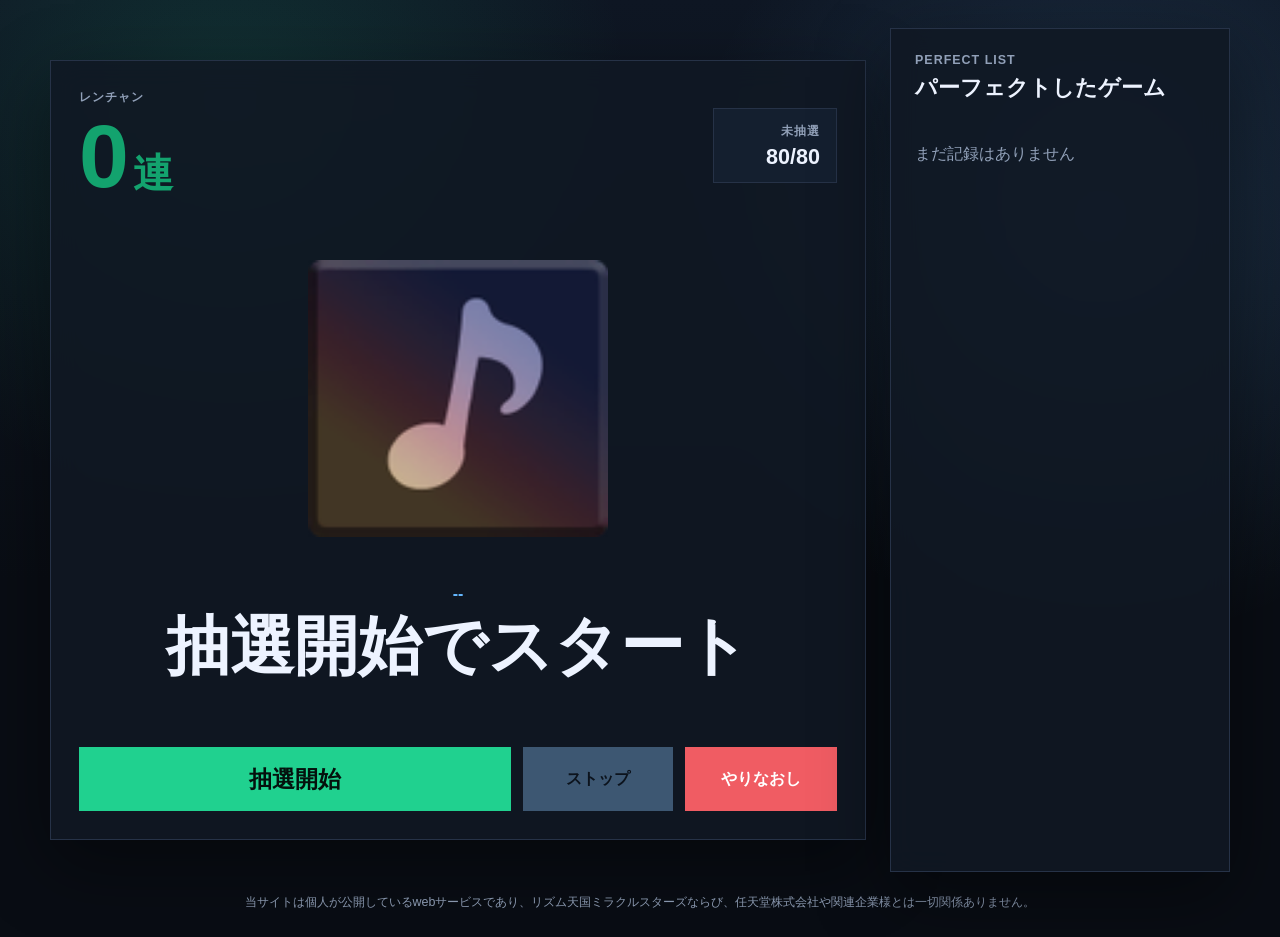
<file: index.html>
<!doctype html>
<html lang="ja">
  <head>
    <meta charset="utf-8" />
    <meta name="viewport" content="width=device-width, initial-scale=1" />
    <title>リズム天国ミラクルスターズ ランダムパーフェクトチャレンジ</title>
    <link rel="icon" type="image/png" href="./favicon.png">
    <link rel="stylesheet" href="./styles.css" />
  </head>
  <body>
    <main class="app-shell">
      <section class="play-area" aria-label="リズムゲーム抽選">
        <div class="status-bar">
          <div>
            <p class="label">レンチャン</p>
            <p class="streak"><span id="streakCount">0</span><span>連</span></p>
          </div>
          <div class="pool-meter" aria-live="polite">
            <p class="label" id="poolLabel">未抽選</p>
            <p class="pool-count"><span id="poolCount">80</span><span>/80</span></p>
          </div>
        </div>

        <div class="game-stage" id="gameStage">
          <div class="image-frame">
            <img id="gameImage" alt="" title="表/裏モード切り替え" />
            <div class="placeholder" id="placeholder">READY</div>
          </div>
          <p class="stage-code" id="stageCode">--</p>
          <h1 class="game-name" id="gameName">抽選開始でスタート</h1>
        </div>

        <div class="controls">
          <button class="primary-button" id="mainButton" type="button">抽選開始</button>
          <button class="stop-button" id="stopButton" type="button" disabled>ストップ</button>
          <button class="reset-button" id="resetButton" type="button">やりなおし</button>
        </div>
      </section>

      <aside class="history-panel" aria-label="パーフェクト履歴">
        <div class="history-header">
          <p class="label">PERFECT LIST</p>
          <h2>パーフェクトしたゲーム</h2>
        </div>
        <ol class="history-list" id="historyList"></ol>
        <p class="empty-history" id="emptyHistory">まだ記録はありません</p>
      </aside>
    </main>

    <!-- 免責事項をサイト最下部に表示します。 -->
    <footer class="site-footer">
      当サイトは個人が公開しているwebサービスであり、リズム天国ミラクルスターズならび、任天堂株式会社や関連企業様とは一切関係ありません。
    </footer>

    <script src="./app.js"></script>
  </body>
</html>
</file>
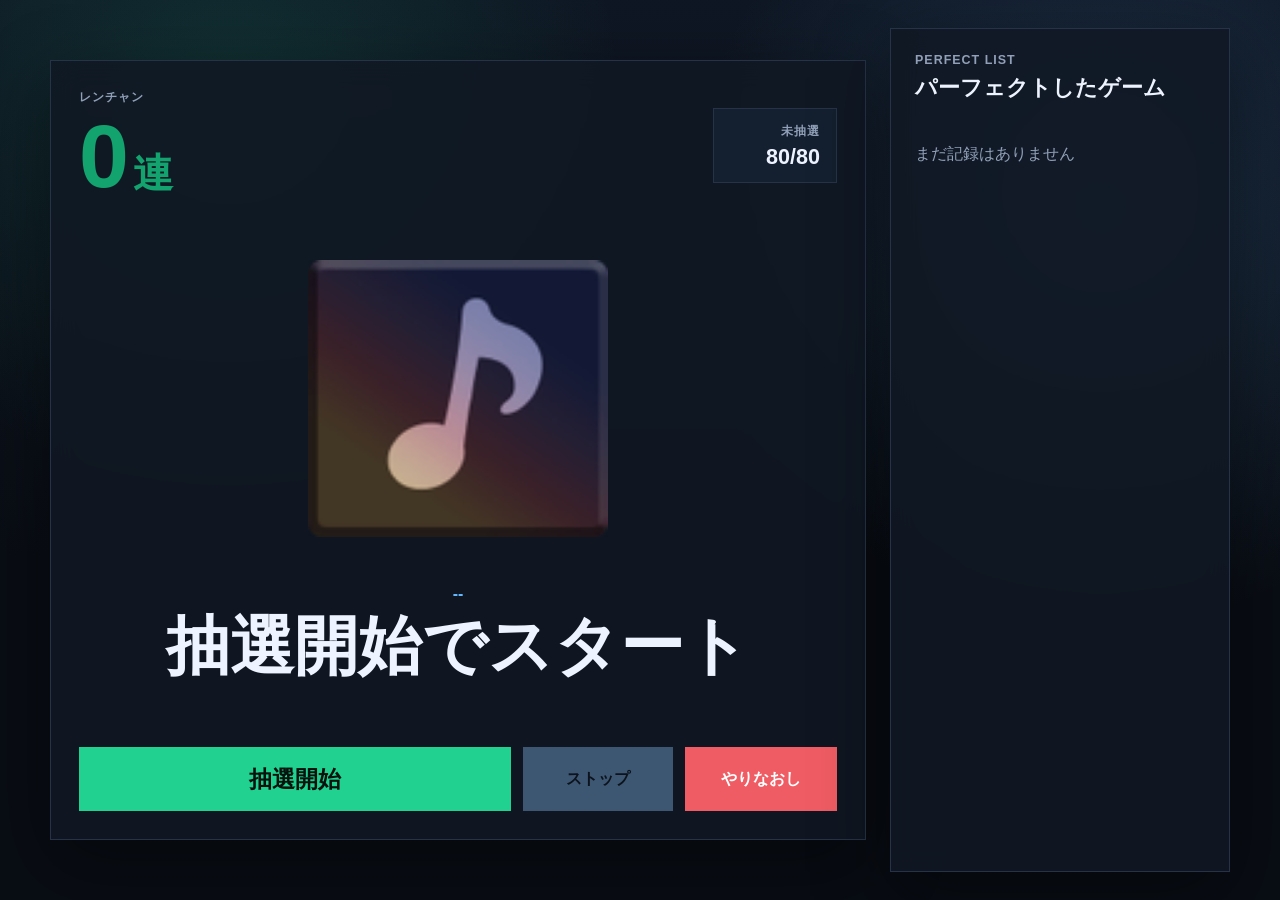
<file: ilb/index.html>
<!doctype html>
<html lang="ja">
  <head>
    <meta charset="utf-8" />
    <meta name="viewport" content="width=device-width, initial-scale=1" />
    <title>Rhythm Heaven Groove Renshan</title>
    <link rel="stylesheet" href="./styles.css" />
  </head>
  <body>
    <main class="app-shell">
      <section class="play-area" aria-label="リズムゲーム抽選">
        <div class="status-bar">
          <div>
            <p class="label">レンチャン</p>
            <p class="streak"><span id="streakCount">0</span><span>連</span></p>
          </div>
          <div class="pool-meter" aria-live="polite">
            <p class="label" id="poolLabel">未抽選</p>
            <p class="pool-count"><span id="poolCount">80</span><span>/80</span></p>
          </div>
        </div>

        <div class="game-stage" id="gameStage">
          <div class="image-frame">
            <img id="gameImage" alt="" title="表/裏モード切り替え" />
            <div class="placeholder" id="placeholder">READY</div>
          </div>
          <p class="stage-code" id="stageCode">--</p>
          <h1 class="game-name" id="gameName">抽選開始でスタート</h1>
        </div>

        <div class="controls">
          <button class="primary-button" id="mainButton" type="button">抽選開始</button>
          <button class="stop-button" id="stopButton" type="button" disabled>ストップ</button>
          <button class="reset-button" id="resetButton" type="button">やりなおし</button>
        </div>
      </section>

      <aside class="history-panel" aria-label="パーフェクト履歴">
        <div class="history-header">
          <p class="label">PERFECT LIST</p>
          <h2>パーフェクトしたゲーム</h2>
        </div>
        <ol class="history-list" id="historyList"></ol>
        <p class="empty-history" id="emptyHistory">まだ記録はありません</p>
      </aside>
    </main>

    <script src="./app.js"></script>
  </body>
</html>
</file>
<file: styles.css>
:root {
  --bg: #090d14;
  --ink: #edf3ff;
  --muted: #91a0b8;
  --panel: #111824;
  --panel-strong: #172233;
  --line: #263247;
  --green: #20d18f;
  --green-dark: #13a36e;
  --red: #f05c63;
  --yellow: #ffd84d;
  --blue: #65b8ff;
  --shadow: 0 24px 70px rgba(0, 0, 0, 0.42);
}

* {
  box-sizing: border-box;
}

body {
  margin: 0;
  min-height: 100vh;
  overflow-x: hidden;
  color: var(--ink);
  background:
    radial-gradient(circle at 18% 12%, rgba(32, 209, 143, 0.14), transparent 30%),
    radial-gradient(circle at 86% 24%, rgba(101, 184, 255, 0.16), transparent 32%),
    linear-gradient(180deg, #0f1724 0%, #090d14 62%),
    var(--bg);
  font-family:
    "Inter", "Hiragino Sans", "Yu Gothic UI", "Yu Gothic", Meiryo, sans-serif;
}

button {
  font: inherit;
}

.app-shell {
  width: min(1180px, calc(100% - 32px));
  min-height: 100vh;
  margin: 0 auto;
  display: grid;
  grid-template-columns: minmax(0, 1fr) 340px;
  gap: 24px;
  align-items: center;
  padding: 28px 0;
}

.play-area,
.history-panel {
  background: rgba(17, 24, 36, 0.88);
  border: 1px solid var(--line);
  box-shadow: var(--shadow);
  backdrop-filter: blur(14px);
}

.play-area {
  min-height: min(780px, calc(100vh - 56px));
  display: grid;
  grid-template-rows: auto 1fr auto;
  gap: 24px;
  padding: 28px;
}

.status-bar {
  display: flex;
  justify-content: space-between;
  gap: 16px;
  align-items: center;
}

.label {
  margin: 0 0 6px;
  color: var(--muted);
  font-size: 0.78rem;
  font-weight: 800;
  letter-spacing: 0.08em;
}

.streak,
.pool-count {
  margin: 0;
  line-height: 1;
  font-weight: 900;
}

.streak {
  font-size: clamp(2.5rem, 7vw, 5.8rem);
  color: var(--green-dark);
}

.streak.failed {
  color: var(--yellow);
}

.streak span:last-child {
  margin-left: 4px;
  font-size: 0.45em;
}

.pool-meter {
  min-width: 124px;
  padding: 14px 16px;
  border: 1px solid var(--line);
  background: rgba(23, 34, 51, 0.78);
  text-align: right;
}

.pool-count {
  font-size: 1.35rem;
}

.game-stage {
  display: flex;
  min-height: 0;
  flex-direction: column;
  align-items: center;
  justify-content: center;
  text-align: center;
}

.image-frame {
  position: relative;
  width: min(40vh, 300px);
  max-width: 82vw;
  aspect-ratio: 1 / 1;
  display: grid;
  place-items: center;
  background: transparent;
}

.image-frame.mode-ready {
  cursor: pointer;
}

.image-frame img {
  width: 100%;
  height: 100%;
  object-fit: contain;
  image-rendering: auto;
}

.placeholder {
  position: absolute;
  inset: 0;
  display: grid;
  place-items: center;
  color: rgba(237, 243, 255, 0.16);
  font-size: clamp(2.7rem, 9vw, 6.5rem);
  font-weight: 950;
}

.placeholder.hidden {
  display: none;
}

.stage-code {
  margin: 36px 0 8px;
  color: var(--blue);
  font-size: 1rem;
  font-weight: 900;
}

.game-name {
  width: 100%;
  min-height: 1.4em;
  margin: 0;
  font-size: clamp(1.9rem, 5vw, 4.6rem);
  line-height: 1.12;
  font-weight: 950;
  overflow-wrap: anywhere;
}

.game-stage.spinning .image-frame {
  filter: drop-shadow(0 0 28px rgba(32, 209, 143, 0.22));
}

.controls {
  display: grid;
  grid-template-columns: minmax(0, 1fr) 150px 152px;
  gap: 12px;
  align-items: stretch;
}

.primary-button,
.stop-button,
.reset-button {
  min-height: 64px;
  border: 0;
  cursor: pointer;
  font-weight: 900;
  transition:
    transform 120ms ease,
    filter 120ms ease,
    background-color 120ms ease;
}

.primary-button {
  color: #04110d;
  background: var(--green);
  font-size: 1.45rem;
}

.primary-button.perfect {
  color: #1b2630;
  background: var(--yellow);
}

.stop-button {
  color: #07111c;
  background: var(--blue);
}

.reset-button {
  color: #fff;
  background: var(--red);
}

.primary-button:hover,
.stop-button:hover,
.reset-button:hover {
  filter: brightness(0.96);
  transform: translateY(-1px);
}

.primary-button:disabled,
.stop-button:disabled,
.reset-button:disabled {
  cursor: wait;
  filter: saturate(0.65);
  transform: none;
}

.stop-button:disabled {
  cursor: not-allowed;
  opacity: 0.42;
}

.history-panel {
  max-height: calc(100vh - 56px);
  align-self: stretch;
  display: flex;
  flex-direction: column;
  padding: 24px;
  overflow: hidden;
}

.history-header h2 {
  margin: 0;
  font-size: 1.35rem;
}

.history-list {
  margin: 20px 0 0;
  padding: 0;
  list-style: none;
  overflow: auto;
}

.history-list li {
  display: grid;
  grid-template-columns: 42px 1fr 52px;
  gap: 12px;
  align-items: center;
  padding: 12px 0;
  border-top: 1px solid var(--line);
}

.history-index {
  width: 34px;
  height: 34px;
  display: grid;
  place-items: center;
  color: #fff;
  background: var(--green-dark);
  font-weight: 900;
}

.history-index.ng {
  background: var(--red);
  font-size: 0.82rem;
}

.history-game {
  min-width: 0;
}

.history-game strong {
  display: block;
  font-size: 0.98rem;
  overflow-wrap: anywhere;
}

.history-game span {
  display: block;
  margin-top: 3px;
  color: var(--muted);
  font-size: 0.82rem;
  font-weight: 700;
}

.history-icon {
  width: 52px;
  height: 52px;
  object-fit: contain;
  justify-self: end;
}

.empty-history {
  margin: 22px 0 0;
  color: var(--muted);
}

/* サイト最下部の免責文を、主要画面より控えめに表示する */
.site-footer {
  width: min(1180px, calc(100% - 32px));
  margin: -8px auto 24px;
  color: var(--muted);
  font-size: 0.78rem;
  line-height: 1.7;
  text-align: center;
}

@media (max-width: 860px) {
  .app-shell {
    width: min(100% - 24px, 720px);
    grid-template-columns: 1fr;
    align-items: start;
    gap: 14px;
    padding: 12px 0 24px;
  }

  .play-area {
    min-height: auto;
    gap: 18px;
  }

  .history-panel {
    max-height: none;
  }

  .site-footer {
    width: min(100% - 24px, 720px);
    margin-top: 0;
  }

  .image-frame {
    width: min(54vw, 280px);
  }

  .stage-code {
    margin-top: 22px;
  }

  .controls {
    grid-template-columns: 1fr 128px 132px;
  }
}

@media (max-width: 520px) {
  .app-shell {
    width: min(100% - 16px, 1180px);
    padding: 10px 0;
  }

  .play-area,
  .history-panel {
    padding: 16px;
  }

  .status-bar {
    gap: 10px;
    align-items: stretch;
  }

  .pool-meter {
    min-width: 104px;
    padding: 12px;
  }

  .streak {
    font-size: clamp(2.7rem, 17vw, 4.2rem);
  }

  .pool-count {
    font-size: 1.15rem;
  }

  .image-frame {
    width: min(64vw, 230px);
  }

  .stage-code {
    margin: 18px 0 6px;
    font-size: 0.9rem;
  }

  .game-name {
    min-height: 2.35em;
    font-size: clamp(1.75rem, 10vw, 3rem);
    line-height: 1.08;
  }

  .controls {
    grid-template-columns: 1fr 1fr;
    gap: 10px;
  }

  .primary-button {
    grid-column: 1 / -1;
    font-size: 1.25rem;
  }

  .primary-button,
  .stop-button,
  .reset-button {
    min-height: 56px;
  }

  .history-header h2 {
    font-size: 1.15rem;
  }

  .history-list {
    margin-top: 14px;
  }

  .history-list li {
    grid-template-columns: 36px minmax(0, 1fr) 42px;
    gap: 8px;
    padding: 10px 0;
  }

  .history-index {
    width: 30px;
    height: 30px;
    font-size: 0.86rem;
  }

  .history-game strong {
    font-size: 0.92rem;
  }

  .history-game span {
    font-size: 0.76rem;
  }

  .history-icon {
    width: 42px;
    height: 42px;
  }

  .site-footer {
    width: min(100% - 16px, 1180px);
    font-size: 0.72rem;
  }
}

@media (max-width: 360px) {
  .play-area,
  .history-panel {
    padding: 12px;
  }

  .status-bar {
    flex-direction: column;
  }

  .pool-meter {
    text-align: left;
  }

  .image-frame {
    width: min(70vw, 210px);
  }

  .game-name {
    font-size: clamp(1.55rem, 11vw, 2.4rem);
  }
}
</file>
<file: ilb/styles.css>
:root {
  --bg: #090d14;
  --ink: #edf3ff;
  --muted: #91a0b8;
  --panel: #111824;
  --panel-strong: #172233;
  --line: #263247;
  --green: #20d18f;
  --green-dark: #13a36e;
  --red: #f05c63;
  --yellow: #ffd84d;
  --blue: #65b8ff;
  --shadow: 0 24px 70px rgba(0, 0, 0, 0.42);
}

* {
  box-sizing: border-box;
}

body {
  margin: 0;
  min-height: 100vh;
  overflow-x: hidden;
  color: var(--ink);
  background:
    radial-gradient(circle at 18% 12%, rgba(32, 209, 143, 0.14), transparent 30%),
    radial-gradient(circle at 86% 24%, rgba(101, 184, 255, 0.16), transparent 32%),
    linear-gradient(180deg, #0f1724 0%, #090d14 62%),
    var(--bg);
  font-family:
    "Inter", "Hiragino Sans", "Yu Gothic UI", "Yu Gothic", Meiryo, sans-serif;
}

button {
  font: inherit;
}

.app-shell {
  width: min(1180px, calc(100% - 32px));
  min-height: 100vh;
  margin: 0 auto;
  display: grid;
  grid-template-columns: minmax(0, 1fr) 340px;
  gap: 24px;
  align-items: center;
  padding: 28px 0;
}

.play-area,
.history-panel {
  background: rgba(17, 24, 36, 0.88);
  border: 1px solid var(--line);
  box-shadow: var(--shadow);
  backdrop-filter: blur(14px);
}

.play-area {
  min-height: min(780px, calc(100vh - 56px));
  display: grid;
  grid-template-rows: auto 1fr auto;
  gap: 24px;
  padding: 28px;
}

.status-bar {
  display: flex;
  justify-content: space-between;
  gap: 16px;
  align-items: center;
}

.label {
  margin: 0 0 6px;
  color: var(--muted);
  font-size: 0.78rem;
  font-weight: 800;
  letter-spacing: 0.08em;
}

.streak,
.pool-count {
  margin: 0;
  line-height: 1;
  font-weight: 900;
}

.streak {
  font-size: clamp(2.5rem, 7vw, 5.8rem);
  color: var(--green-dark);
}

.streak.failed {
  color: var(--yellow);
}

.streak span:last-child {
  margin-left: 4px;
  font-size: 0.45em;
}

.pool-meter {
  min-width: 124px;
  padding: 14px 16px;
  border: 1px solid var(--line);
  background: rgba(23, 34, 51, 0.78);
  text-align: right;
}

.pool-count {
  font-size: 1.35rem;
}

.game-stage {
  display: flex;
  min-height: 0;
  flex-direction: column;
  align-items: center;
  justify-content: center;
  text-align: center;
}

.image-frame {
  position: relative;
  width: min(40vh, 300px);
  max-width: 82vw;
  aspect-ratio: 1 / 1;
  display: grid;
  place-items: center;
  background: transparent;
}

.image-frame.mode-ready {
  cursor: pointer;
}

.image-frame img {
  width: 100%;
  height: 100%;
  object-fit: contain;
  image-rendering: auto;
}

.placeholder {
  position: absolute;
  inset: 0;
  display: grid;
  place-items: center;
  color: rgba(237, 243, 255, 0.16);
  font-size: clamp(2.7rem, 9vw, 6.5rem);
  font-weight: 950;
}

.placeholder.hidden {
  display: none;
}

.stage-code {
  margin: 36px 0 8px;
  color: var(--blue);
  font-size: 1rem;
  font-weight: 900;
}

.game-name {
  width: 100%;
  min-height: 1.4em;
  margin: 0;
  font-size: clamp(1.9rem, 5vw, 4.6rem);
  line-height: 1.12;
  font-weight: 950;
  overflow-wrap: anywhere;
}

.game-stage.spinning .image-frame {
  filter: drop-shadow(0 0 28px rgba(32, 209, 143, 0.22));
}

.controls {
  display: grid;
  grid-template-columns: minmax(0, 1fr) 150px 152px;
  gap: 12px;
  align-items: stretch;
}

.primary-button,
.stop-button,
.reset-button {
  min-height: 64px;
  border: 0;
  cursor: pointer;
  font-weight: 900;
  transition:
    transform 120ms ease,
    filter 120ms ease,
    background-color 120ms ease;
}

.primary-button {
  color: #04110d;
  background: var(--green);
  font-size: 1.45rem;
}

.primary-button.perfect {
  color: #1b2630;
  background: var(--yellow);
}

.stop-button {
  color: #07111c;
  background: var(--blue);
}

.reset-button {
  color: #fff;
  background: var(--red);
}

.primary-button:hover,
.stop-button:hover,
.reset-button:hover {
  filter: brightness(0.96);
  transform: translateY(-1px);
}

.primary-button:disabled,
.stop-button:disabled,
.reset-button:disabled {
  cursor: wait;
  filter: saturate(0.65);
  transform: none;
}

.stop-button:disabled {
  cursor: not-allowed;
  opacity: 0.42;
}

.history-panel {
  max-height: calc(100vh - 56px);
  align-self: stretch;
  display: flex;
  flex-direction: column;
  padding: 24px;
  overflow: hidden;
}

.history-header h2 {
  margin: 0;
  font-size: 1.35rem;
}

.history-list {
  margin: 20px 0 0;
  padding: 0;
  list-style: none;
  overflow: auto;
}

.history-list li {
  display: grid;
  grid-template-columns: 42px 1fr 52px;
  gap: 12px;
  align-items: center;
  padding: 12px 0;
  border-top: 1px solid var(--line);
}

.history-index {
  width: 34px;
  height: 34px;
  display: grid;
  place-items: center;
  color: #fff;
  background: var(--green-dark);
  font-weight: 900;
}

.history-index.ng {
  background: var(--red);
  font-size: 0.82rem;
}

.history-game {
  min-width: 0;
}

.history-game strong {
  display: block;
  font-size: 0.98rem;
  overflow-wrap: anywhere;
}

.history-game span {
  display: block;
  margin-top: 3px;
  color: var(--muted);
  font-size: 0.82rem;
  font-weight: 700;
}

.history-icon {
  width: 52px;
  height: 52px;
  object-fit: contain;
  justify-self: end;
}

.empty-history {
  margin: 22px 0 0;
  color: var(--muted);
}

@media (max-width: 860px) {
  .app-shell {
    width: min(100% - 24px, 720px);
    grid-template-columns: 1fr;
    align-items: start;
    gap: 14px;
    padding: 12px 0 24px;
  }

  .play-area {
    min-height: auto;
    gap: 18px;
  }

  .history-panel {
    max-height: none;
  }

  .image-frame {
    width: min(54vw, 280px);
  }

  .stage-code {
    margin-top: 22px;
  }

  .controls {
    grid-template-columns: 1fr 128px 132px;
  }
}

@media (max-width: 520px) {
  .app-shell {
    width: min(100% - 16px, 1180px);
    padding: 10px 0;
  }

  .play-area,
  .history-panel {
    padding: 16px;
  }

  .status-bar {
    gap: 10px;
    align-items: stretch;
  }

  .pool-meter {
    min-width: 104px;
    padding: 12px;
  }

  .streak {
    font-size: clamp(2.7rem, 17vw, 4.2rem);
  }

  .pool-count {
    font-size: 1.15rem;
  }

  .image-frame {
    width: min(64vw, 230px);
  }

  .stage-code {
    margin: 18px 0 6px;
    font-size: 0.9rem;
  }

  .game-name {
    min-height: 2.35em;
    font-size: clamp(1.75rem, 10vw, 3rem);
    line-height: 1.08;
  }

  .controls {
    grid-template-columns: 1fr 1fr;
    gap: 10px;
  }

  .primary-button {
    grid-column: 1 / -1;
    font-size: 1.25rem;
  }

  .primary-button,
  .stop-button,
  .reset-button {
    min-height: 56px;
  }

  .history-header h2 {
    font-size: 1.15rem;
  }

  .history-list {
    margin-top: 14px;
  }

  .history-list li {
    grid-template-columns: 36px minmax(0, 1fr) 42px;
    gap: 8px;
    padding: 10px 0;
  }

  .history-index {
    width: 30px;
    height: 30px;
    font-size: 0.86rem;
  }

  .history-game strong {
    font-size: 0.92rem;
  }

  .history-game span {
    font-size: 0.76rem;
  }

  .history-icon {
    width: 42px;
    height: 42px;
  }
}

@media (max-width: 360px) {
  .play-area,
  .history-panel {
    padding: 12px;
  }

  .status-bar {
    flex-direction: column;
  }

  .pool-meter {
    text-align: left;
  }

  .image-frame {
    width: min(70vw, 210px);
  }

  .game-name {
    font-size: clamp(1.55rem, 11vw, 2.4rem);
  }
}
</file>
